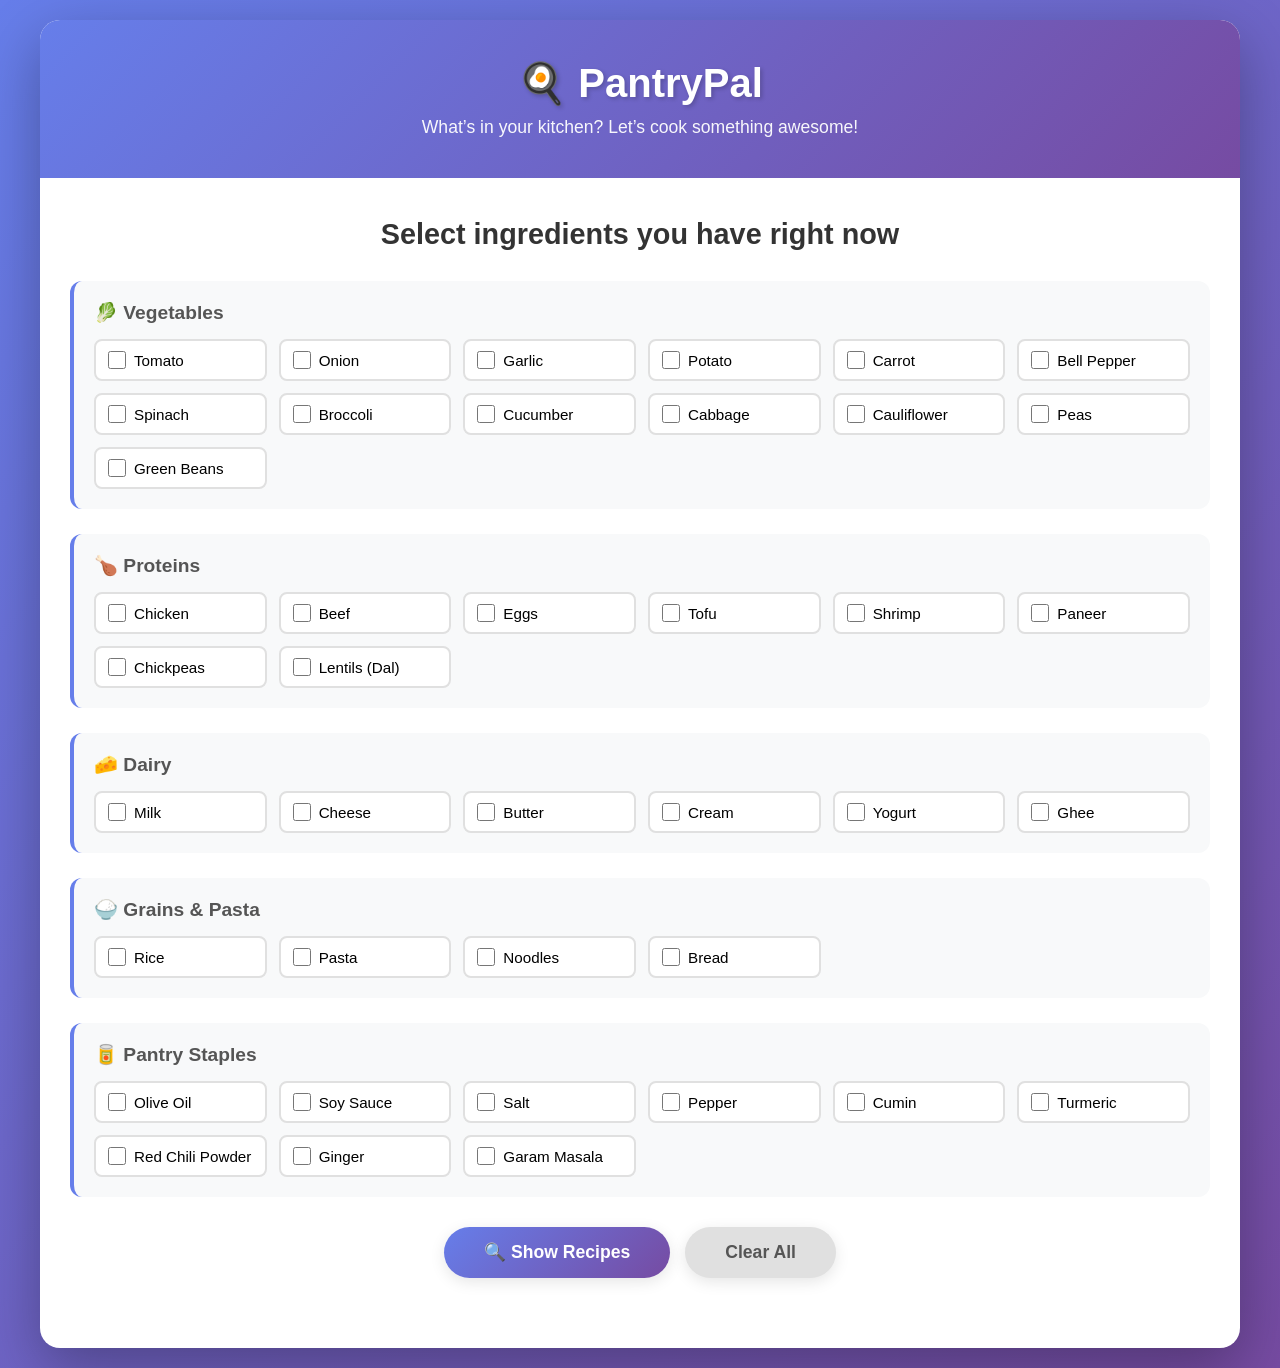
<file: index.html>
<!doctype html>
<html lang="en">
  <head>
    <meta charset="UTF-8" />
    <meta name="viewport" content="width=device-width, initial-scale=1.0" />
    <title>PantryPal • Recipe Finder</title>
    <link rel="stylesheet" href="styles.css" />
  </head>
  <body>
    <div class="container">
      <header>
        <h1>🍳 PantryPal</h1>
        <p>What’s in your kitchen? Let’s cook something awesome!</p>
      </header>

      <main>
        <section class="ingredient-section">
          <h2>Select ingredients you have right now</h2>

          <div class="ingredient-categories">
            <!-- Vegetables -->
            <div class="category">
              <h3>🥬 Vegetables</h3>
              <div class="ingredient-grid">
                <label
                  ><input type="checkbox" name="ingredient" value="tomato" />
                  Tomato</label
                >
                <label
                  ><input type="checkbox" name="ingredient" value="onion" />
                  Onion</label
                >
                <label
                  ><input type="checkbox" name="ingredient" value="garlic" />
                  Garlic</label
                >
                <label
                  ><input type="checkbox" name="ingredient" value="potato" />
                  Potato</label
                >
                <label
                  ><input type="checkbox" name="ingredient" value="carrot" />
                  Carrot</label
                >
                <label
                  ><input
                    type="checkbox"
                    name="ingredient"
                    value="bell pepper"
                  />
                  Bell Pepper</label
                >
                <label
                  ><input type="checkbox" name="ingredient" value="spinach" />
                  Spinach</label
                >
                <label
                  ><input type="checkbox" name="ingredient" value="broccoli" />
                  Broccoli</label
                >
                <label
                  ><input type="checkbox" name="ingredient" value="cucumber" />
                  Cucumber</label
                >
                <label
                  ><input type="checkbox" name="ingredient" value="cabbage" />
                  Cabbage</label
                >
                <label
                  ><input
                    type="checkbox"
                    name="ingredient"
                    value="cauliflower"
                  />
                  Cauliflower</label
                >
                <label
                  ><input type="checkbox" name="ingredient" value="peas" />
                  Peas</label
                >
                <label
                  ><input type="checkbox" name="ingredient" value="beans" />
                  Green Beans</label
                >
              </div>
            </div>

            <!-- Proteins -->
            <div class="category">
              <h3>🍗 Proteins</h3>
              <div class="ingredient-grid">
                <label
                  ><input type="checkbox" name="ingredient" value="chicken" />
                  Chicken</label
                >
                <label
                  ><input type="checkbox" name="ingredient" value="beef" />
                  Beef</label
                >
                <label
                  ><input type="checkbox" name="ingredient" value="eggs" />
                  Eggs</label
                >
                <label
                  ><input type="checkbox" name="ingredient" value="tofu" />
                  Tofu</label
                >
                <label
                  ><input type="checkbox" name="ingredient" value="shrimp" />
                  Shrimp</label
                >
                <label
                  ><input type="checkbox" name="ingredient" value="paneer" />
                  Paneer</label
                >
                <label
                  ><input type="checkbox" name="ingredient" value="chickpeas" />
                  Chickpeas</label
                >
                <label
                  ><input type="checkbox" name="ingredient" value="lentils" />
                  Lentils (Dal)</label
                >
              </div>
            </div>

            <!-- Dairy -->
            <div class="category">
              <h3>🧀 Dairy</h3>
              <div class="ingredient-grid">
                <label
                  ><input type="checkbox" name="ingredient" value="milk" />
                  Milk</label
                >
                <label
                  ><input type="checkbox" name="ingredient" value="cheese" />
                  Cheese</label
                >
                <label
                  ><input type="checkbox" name="ingredient" value="butter" />
                  Butter</label
                >
                <label
                  ><input type="checkbox" name="ingredient" value="cream" />
                  Cream</label
                >
                <label
                  ><input type="checkbox" name="ingredient" value="yogurt" />
                  Yogurt</label
                >
                <label
                  ><input type="checkbox" name="ingredient" value="ghee" />
                  Ghee</label
                >
              </div>
            </div>

            <!-- Grains & Pasta -->
            <div class="category">
              <h3>🍚 Grains & Pasta</h3>
              <div class="ingredient-grid">
                <label
                  ><input type="checkbox" name="ingredient" value="rice" />
                  Rice</label
                >
                <label
                  ><input type="checkbox" name="ingredient" value="pasta" />
                  Pasta</label
                >
                <label
                  ><input type="checkbox" name="ingredient" value="noodles" />
                  Noodles</label
                >
                <label
                  ><input type="checkbox" name="ingredient" value="bread" />
                  Bread</label
                >
              </div>
            </div>

            <!-- Pantry Staples -->
            <div class="category">
              <h3>🥫 Pantry Staples</h3>
              <div class="ingredient-grid">
                <label
                  ><input type="checkbox" name="ingredient" value="olive oil" />
                  Olive Oil</label
                >
                <label
                  ><input type="checkbox" name="ingredient" value="soy sauce" />
                  Soy Sauce</label
                >
                <label
                  ><input type="checkbox" name="ingredient" value="salt" />
                  Salt</label
                >
                <label
                  ><input type="checkbox" name="ingredient" value="pepper" />
                  Pepper</label
                >
                <label
                  ><input type="checkbox" name="ingredient" value="cumin" />
                  Cumin</label
                >
                <label
                  ><input type="checkbox" name="ingredient" value="turmeric" />
                  Turmeric</label
                >
                <label
                  ><input
                    type="checkbox"
                    name="ingredient"
                    value="chili powder"
                  />
                  Red Chili Powder</label
                >
                <label
                  ><input type="checkbox" name="ingredient" value="ginger" />
                  Ginger</label
                >
                <label
                  ><input
                    type="checkbox"
                    name="ingredient"
                    value="garam masala"
                  />
                  Garam Masala</label
                >
              </div>
            </div>
          </div>

          <div class="action-buttons">
            <button id="findRecipesBtn" class="btn-primary">
              🔍 Show Recipes
            </button>
            <button id="clearBtn" class="btn-secondary">Clear All</button>
          </div>

          <div id="selectedIngredients"></div>
        </section>

        <section
          id="recipesSection"
          class="recipes-section"
          style="display: none"
        >
          <h2>Recipes you can make right now</h2>
          <div id="loadingSpinner" class="spinner" style="display: none">
            <div class="loader"></div>
            <p>Finding perfect matches...</p>
          </div>
          <div id="recipeResults" class="recipe-grid"></div>
          <div id="noResults" style="display: none" class="no-results">
            <p>No recipes found. Try different ingredients!</p>
          </div>
        </section>
      </main>
    </div>

    <script src="script.js"></script>
  </body>
</html>
</file>
<file: styles.css>
* {
    margin: 0;
    padding: 0;
    box-sizing: border-box;
}

body {
    font-family: 'Segoe UI', Tahoma, Geneva, Verdana, sans-serif;
    background: linear-gradient(135deg, #667eea 0%, #764ba2 100%);
    min-height: 100vh;
    padding: 20px;
}

.container {
    max-width: 1200px;
    margin: 0 auto;
    background: white;
    border-radius: 20px;
    box-shadow: 0 20px 60px rgba(0, 0, 0, 0.3);
    overflow: hidden;
}

header {
    background: linear-gradient(135deg, #667eea 0%, #764ba2 100%);
    color: white;
    padding: 40px 30px;
    text-align: center;
}

header h1 {
    font-size: 2.5rem;
    margin-bottom: 10px;
    text-shadow: 2px 2px 4px rgba(0, 0, 0, 0.2);
}

header p {
    font-size: 1.1rem;
    opacity: 0.95;
}

main {
    padding: 40px 30px;
}

.ingredient-section h2,
.recipes-section h2 {
    color: #333;
    margin-bottom: 30px;
    font-size: 1.8rem;
    text-align: center;
}

.ingredient-categories {
    display: grid;
    gap: 25px;
    margin-bottom: 30px;
}

.category {
    background: #f8f9fa;
    padding: 20px;
    border-radius: 12px;
    border-left: 4px solid #667eea;
}

.category h3 {
    color: #555;
    margin-bottom: 15px;
    font-size: 1.2rem;
}

.ingredient-grid {
    display: grid;
    grid-template-columns: repeat(auto-fill, minmax(150px, 1fr));
    gap: 12px;
}

.ingredient-grid label {
    display: flex;
    align-items: center;
    padding: 10px 12px;
    background: white;
    border: 2px solid #e0e0e0;
    border-radius: 8px;
    cursor: pointer;
    transition: all 0.3s ease;
    font-size: 0.95rem;
}

.ingredient-grid label:hover {
    border-color: #667eea;
    background: #f0f4ff;
    transform: translateY(-2px);
}

.ingredient-grid input[type="checkbox"] {
    margin-right: 8px;
    width: 18px;
    height: 18px;
    cursor: pointer;
    accent-color: #667eea;
}

.ingredient-grid input[type="checkbox"]:checked + label,
.ingredient-grid label:has(input[type="checkbox"]:checked) {
    background: #667eea;
    color: white;
    border-color: #667eea;
    font-weight: 600;
}

.action-buttons {
    display: flex;
    gap: 15px;
    justify-content: center;
    margin: 30px 0;
}

.btn-primary,
.btn-secondary {
    padding: 15px 40px;
    font-size: 1.1rem;
    border: none;
    border-radius: 50px;
    cursor: pointer;
    font-weight: 600;
    transition: all 0.3s ease;
    box-shadow: 0 4px 15px rgba(0, 0, 0, 0.1);
}

.btn-primary {
    background: linear-gradient(135deg, #667eea 0%, #764ba2 100%);
    color: white;
}

.btn-primary:hover {
    transform: translateY(-2px);
    box-shadow: 0 6px 20px rgba(102, 126, 234, 0.4);
}

.btn-secondary {
    background: #e0e0e0;
    color: #555;
}

.btn-secondary:hover {
    background: #d0d0d0;
    transform: translateY(-2px);
}

#selectedIngredients {
    text-align: center;
    color: #666;
    font-size: 0.95rem;
    margin-top: 15px;
}

.recipes-section {
    margin-top: 40px;
    padding-top: 40px;
    border-top: 2px solid #f0f0f0;
}

.recipe-grid {
    display: grid;
    grid-template-columns: repeat(auto-fill, minmax(280px, 1fr));
    gap: 25px;
    margin-top: 30px;
}

.recipe-card {
    background: white;
    border-radius: 15px;
    overflow: hidden;
    box-shadow: 0 5px 20px rgba(0, 0, 0, 0.1);
    transition: all 0.3s ease;
    cursor: pointer;
    border: 2px solid transparent;
}

.recipe-card:hover {
    transform: translateY(-8px);
    box-shadow: 0 10px 30px rgba(0, 0, 0, 0.2);
    border-color: #667eea;
}

.recipe-image {
    width: 100%;
    height: 200px;
    object-fit: cover;
    background: linear-gradient(135deg, #667eea20 0%, #764ba220 100%);
}

.recipe-content {
    padding: 20px;
}

.recipe-title {
    font-size: 1.2rem;
    color: #333;
    margin-bottom: 10px;
    font-weight: 600;
    line-height: 1.4;
}

.recipe-meta {
    display: flex;
    justify-content: space-between;
    align-items: center;
    margin-top: 12px;
    padding-top: 12px;
    border-top: 1px solid #f0f0f0;
    font-size: 0.9rem;
    color: #666;
}

.recipe-meta span {
    display: flex;
    align-items: center;
    gap: 5px;
}

.used-ingredients {
    background: #e8f5e9;
    color: #2e7d32;
    padding: 4px 10px;
    border-radius: 12px;
    font-size: 0.85rem;
    font-weight: 600;
}

.spinner {
    text-align: center;
    padding: 60px 20px;
}

.loader {
    border: 4px solid #f3f3f3;
    border-top: 4px solid #667eea;
    border-radius: 50%;
    width: 50px;
    height: 50px;
    animation: spin 1s linear infinite;
    margin: 0 auto 20px;
}

@keyframes spin {
    0% { transform: rotate(0deg); }
    100% { transform: rotate(360deg); }
}

.no-results {
    text-align: center;
    padding: 60px 20px;
    color: #666;
    font-size: 1.1rem;
}

/* Responsive Design */
@media (max-width: 768px) {
    header h1 {
        font-size: 2rem;
    }

    .ingredient-grid {
        grid-template-columns: repeat(auto-fill, minmax(120px, 1fr));
    }

    .action-buttons {
        flex-direction: column;
    }

    .btn-primary,
    .btn-secondary {
        width: 100%;
    }

    .recipe-grid {
        grid-template-columns: 1fr;
    }
}
</file>
